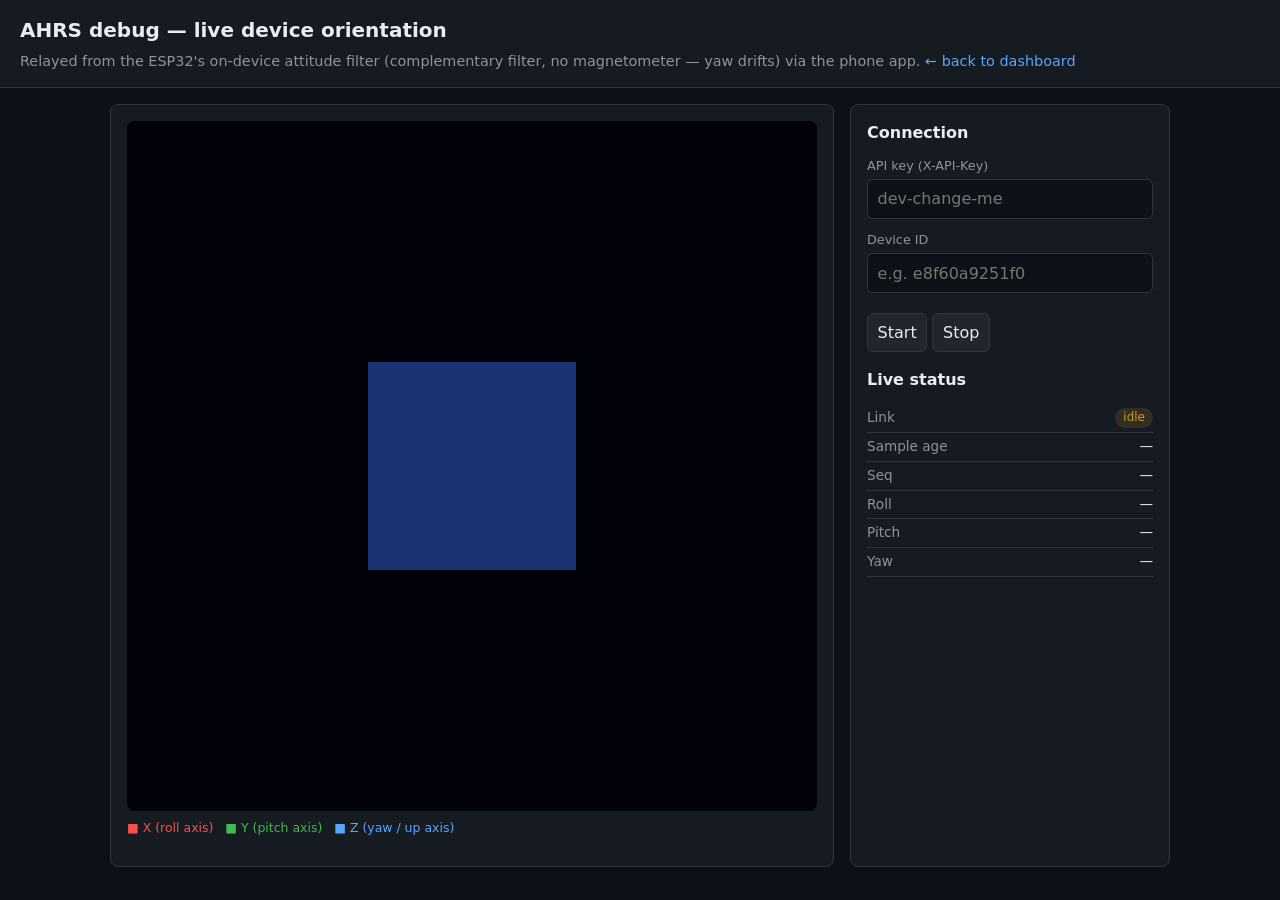
<file: backend/web/ahrs.html>
<!DOCTYPE html>
<html lang="en">
<head>
  <meta charset="utf-8" />
  <meta name="viewport" content="width=device-width, initial-scale=1" />
  <title>Good Vibes — AHRS debug</title>
  <style>
    :root {
      --bg: #0d1117;
      --panel: #161b22;
      --border: #30363d;
      --text: #e6edf3;
      --muted: #8b949e;
      --ok: #3fb950;
      --warn: #d29922;
      --alert: #f85149;
      --accent: #58a6ff;
    }
    * { box-sizing: border-box; }
    body {
      margin: 0;
      font-family: system-ui, sans-serif;
      background: var(--bg);
      color: var(--text);
      line-height: 1.45;
    }
    header { padding: 1rem 1.25rem; border-bottom: 1px solid var(--border); background: var(--panel); }
    header h1 { margin: 0; font-size: 1.25rem; font-weight: 600; }
    header p { margin: 0.35rem 0 0; color: var(--muted); font-size: 0.9rem; }
    header a { color: var(--accent); text-decoration: none; }
    main { max-width: 1100px; margin: 0 auto; padding: 1rem 1.25rem 2rem; }
    .grid { display: grid; gap: 1rem; grid-template-columns: 1fr 320px; }
    @media (max-width: 800px) { .grid { grid-template-columns: 1fr; } }
    .card { background: var(--panel); border: 1px solid var(--border); border-radius: 8px; padding: 1rem; }
    .card h2 { margin: 0 0 0.75rem; font-size: 1rem; }
    label { display: block; font-size: 0.8rem; color: var(--muted); margin-bottom: 0.25rem; }
    input, select, button {
      font: inherit;
      border-radius: 6px;
      border: 1px solid var(--border);
      background: var(--bg);
      color: var(--text);
      padding: 0.45rem 0.6rem;
    }
    input { width: 100%; }
    button { cursor: pointer; background: #21262d; margin-top: 0.5rem; }
    button:hover { border-color: var(--accent); }
    .row { display: flex; gap: 0.5rem; flex-wrap: wrap; align-items: end; margin-bottom: 0.75rem; }
    .row > * { flex: 1; min-width: 140px; }
    #glCanvas { width: 100%; aspect-ratio: 1 / 1; background: #010409; border-radius: 8px; display: block; }
    .stat { display: flex; justify-content: space-between; padding: 0.25rem 0; border-bottom: 1px solid var(--border); font-size: 0.85rem; }
    .stat span:first-child { color: var(--muted); }
    .badge { display: inline-block; padding: 0.1rem 0.5rem; border-radius: 999px; font-size: 0.75rem; }
    .badge.ok { background: rgba(63,185,80,0.15); color: var(--ok); }
    .badge.warn { background: rgba(210,153,34,0.15); color: var(--warn); }
    .badge.alert { background: rgba(248,81,73,0.15); color: var(--alert); }
    .legend { font-size: 0.78rem; color: var(--muted); margin-top: 0.5rem; }
    .legend span.x { color: #f85149; }
    .legend span.y { color: #3fb950; }
    .legend span.z { color: #58a6ff; }
  </style>
</head>
<body>
  <header>
    <h1>AHRS debug — live device orientation</h1>
    <p>Relayed from the ESP32's on-device attitude filter (complementary filter, no magnetometer — yaw drifts) via the phone app. <a href="./">&larr; back to dashboard</a></p>
  </header>
  <main>
    <div class="grid">
      <div class="card">
        <canvas id="glCanvas" width="600" height="600"></canvas>
        <p class="legend"><span class="x">&#9632; X (roll axis)</span> &nbsp; <span class="y">&#9632; Y (pitch axis)</span> &nbsp; <span class="z">&#9632; Z (yaw / up axis)</span></p>
      </div>
      <div class="card">
        <h2>Connection</h2>
        <div class="row">
          <div>
            <label for="apiKey">API key (X-API-Key)</label>
            <input id="apiKey" type="text" placeholder="dev-change-me" />
          </div>
        </div>
        <div class="row">
          <div>
            <label for="deviceId">Device ID</label>
            <input id="deviceId" type="text" placeholder="e.g. e8f60a9251f0" />
          </div>
        </div>
        <button type="button" id="startBtn">Start</button>
        <button type="button" id="stopBtn">Stop</button>
        <h2 style="margin-top:1rem;">Live status</h2>
        <div class="stat"><span>Link</span><span id="statLink" class="badge warn">idle</span></div>
        <div class="stat"><span>Sample age</span><span id="statAge">—</span></div>
        <div class="stat"><span>Seq</span><span id="statSeq">—</span></div>
        <div class="stat"><span>Roll</span><span id="statRoll">—</span></div>
        <div class="stat"><span>Pitch</span><span id="statPitch">—</span></div>
        <div class="stat"><span>Yaw</span><span id="statYaw">—</span></div>
      </div>
    </div>
  </main>
  <script id="demo-hints" type="application/json">__DEMO_HINTS_JSON__</script>
  <script>
    const API = '/app/good_vibes/v1';
    const $ = (id) => document.getElementById(id);
    const DEMO = (() => {
      try { return JSON.parse(document.getElementById('demo-hints').textContent || '{}'); }
      catch { return {}; }
    })();

    function loadSettings() {
      $('apiKey').value = localStorage.getItem('gv_api_key') || DEMO.api_key || '';
      $('deviceId').value = localStorage.getItem('gv_device_id') || '';
    }
    function saveSettings() {
      localStorage.setItem('gv_api_key', $('apiKey').value.trim());
      localStorage.setItem('gv_device_id', $('deviceId').value.trim());
    }

    // ---- WebGL: a simple axis-colored cube rotated by the latest AHRS rotation matrix ----
    const canvas = $('glCanvas');
    const gl = canvas.getContext('webgl');
    let program, matLoc, posLoc, colLoc, vbo, vertexCount;
    let currentRot = [1,0,0, 0,1,0, 0,0,1]; // row-major 3x3, identity until first sample

    function compileShader(src, type) {
      const sh = gl.createShader(type);
      gl.shaderSource(sh, src);
      gl.compileShader(sh);
      if (!gl.getShaderParameter(sh, gl.COMPILE_STATUS)) {
        throw new Error(gl.getShaderInfoLog(sh));
      }
      return sh;
    }

    function initGl() {
      const vsSrc = `
        attribute vec3 aPos;
        attribute vec3 aCol;
        uniform mat3 uRot;
        varying vec3 vCol;
        void main() {
          vec3 p = uRot * aPos;
          // simple orthographic-ish perspective: push back on Z, cheap projection
          float z = p.z * 0.35 + 2.2;
          gl_Position = vec4(p.x / z, p.y / z, p.z * 0.2, 1.0);
          vCol = aCol;
        }`;
      const fsSrc = `
        precision mediump float;
        varying vec3 vCol;
        void main() { gl_FragColor = vec4(vCol, 1.0); }`;
      program = gl.createProgram();
      gl.attachShader(program, compileShader(vsSrc, gl.VERTEX_SHADER));
      gl.attachShader(program, compileShader(fsSrc, gl.FRAGMENT_SHADER));
      gl.linkProgram(program);
      if (!gl.getProgramParameter(program, gl.LINK_STATUS)) {
        throw new Error(gl.getProgramInfoLog(program));
      }
      gl.useProgram(program);
      posLoc = gl.getAttribLocation(program, 'aPos');
      colLoc = gl.getAttribLocation(program, 'aCol');
      matLoc = gl.getUniformLocation(program, 'uRot');

      // Cube: half-size 0.6, one face color per side so orientation is unambiguous.
      // Faces: +X red, -X dark red, +Y green, -Y dark green, +Z blue, -Z dark blue.
      const s = 0.6;
      const faces = [
        // [nx,ny,nz], color
        [[ s,-s,-s],[ s, s,-s],[ s, s, s],[ s,-s,-s],[ s, s, s],[ s,-s, s]], [0.97,0.32,0.29], // +X
        [[-s,-s, s],[-s, s, s],[-s, s,-s],[-s,-s, s],[-s, s,-s],[-s,-s,-s]], [0.45,0.12,0.10], // -X
        [[-s, s,-s],[-s, s, s],[ s, s, s],[-s, s,-s],[ s, s, s],[ s, s,-s]], [0.25,0.73,0.31], // +Y
        [[-s,-s, s],[-s,-s,-s],[ s,-s,-s],[-s,-s, s],[ s,-s,-s],[ s,-s, s]], [0.10,0.30,0.12], // -Y
        [[-s,-s, s],[ s,-s, s],[ s, s, s],[-s,-s, s],[ s, s, s],[-s, s, s]], [0.35,0.65,1.00], // +Z (device "up"/top)
        [[ s,-s,-s],[-s,-s,-s],[-s, s,-s],[ s,-s,-s],[-s, s,-s],[ s, s,-s]], [0.10,0.20,0.45], // -Z
      ];
      const verts = [];
      for (let i = 0; i < faces.length; i += 2) {
        const pts = faces[i];
        const col = faces[i + 1];
        for (const p of pts) verts.push(p[0], p[1], p[2], col[0], col[1], col[2]);
      }
      vertexCount = verts.length / 6;
      vbo = gl.createBuffer();
      gl.bindBuffer(gl.ARRAY_BUFFER, vbo);
      gl.bufferData(gl.ARRAY_BUFFER, new Float32Array(verts), gl.STATIC_DRAW);
      gl.enable(gl.DEPTH_TEST);
    }

    function render() {
      const dpr = Math.min(window.devicePixelRatio || 1, 2);
      const w = canvas.clientWidth * dpr, h = canvas.clientHeight * dpr;
      if (canvas.width !== w || canvas.height !== h) { canvas.width = w; canvas.height = h; }
      gl.viewport(0, 0, canvas.width, canvas.height);
      gl.clearColor(0.004, 0.008, 0.035, 1);
      gl.clear(gl.COLOR_BUFFER_BIT | gl.DEPTH_BUFFER_BIT);

      gl.bindBuffer(gl.ARRAY_BUFFER, vbo);
      const stride = 6 * 4;
      gl.enableVertexAttribArray(posLoc);
      gl.vertexAttribPointer(posLoc, 3, gl.FLOAT, false, stride, 0);
      gl.enableVertexAttribArray(colLoc);
      gl.vertexAttribPointer(colLoc, 3, gl.FLOAT, false, stride, 3 * 4);

      // Firmware rotation matrix is row-major (attitude.c's mat3); WebGL mat3 uniforms are
      // column-major, so transpose on upload.
      const r = currentRot;
      const colMajor = [r[0], r[3], r[6], r[1], r[4], r[7], r[2], r[5], r[8]];
      gl.uniformMatrix3fv(matLoc, false, colMajor);
      gl.drawArrays(gl.TRIANGLES, 0, vertexCount);
      requestAnimationFrame(render);
    }

    // ---- Polling loop ----
    let pollTimer = null;
    let lastRecvMs = 0;

    function setLink(cls, text) {
      const el = $('statLink');
      el.className = 'badge ' + cls;
      el.textContent = text;
    }

    function rad2deg(r) { return r * 180 / Math.PI; }

    /** Extract roll/pitch/yaw (deg) from the row-major rotation matrix for the readout —
     *  purely a display convenience; the cube itself renders the matrix directly. */
    function eulerFromRot(r) {
      const pitch = Math.asin(Math.max(-1, Math.min(1, -r[6])));
      const roll = Math.atan2(r[7], r[8]);
      const yaw = Math.atan2(r[3], r[0]);
      return [rad2deg(roll), rad2deg(pitch), rad2deg(yaw)];
    }

    async function pollOnce() {
      const key = $('apiKey').value.trim();
      const device = $('deviceId').value.trim();
      if (!key || !device) { setLink('warn', 'need key + device id'); return; }
      try {
        const res = await fetch(`${API}/ahrs/${encodeURIComponent(device)}/latest`, {
          headers: { 'X-API-Key': key },
        });
        if (res.status === 404) { setLink('warn', 'no sample yet'); return; }
        if (!res.ok) { setLink('alert', 'HTTP ' + res.status); return; }
        const sample = await res.json();
        currentRot = sample.rot;
        lastRecvMs = Date.now();
        setLink('ok', 'live');
        $('statSeq').textContent = sample.seq;
        const [roll, pitch, yaw] = eulerFromRot(sample.rot);
        $('statRoll').textContent = roll.toFixed(1) + '\u00b0';
        $('statPitch').textContent = pitch.toFixed(1) + '\u00b0';
        $('statYaw').textContent = yaw.toFixed(1) + '\u00b0';
      } catch (e) {
        setLink('alert', 'fetch failed');
      }
    }

    function tickAge() {
      if (!lastRecvMs) { $('statAge').textContent = '—'; return; }
      const ageMs = Date.now() - lastRecvMs;
      $('statAge').textContent = (ageMs / 1000).toFixed(1) + 's';
      if (ageMs > 5000) setLink('alert', 'stale');
    }

    $('startBtn').addEventListener('click', () => {
      saveSettings();
      if (pollTimer) return;
      pollOnce();
      pollTimer = setInterval(pollOnce, 200);
      setInterval(tickAge, 500);
    });
    $('stopBtn').addEventListener('click', () => {
      if (pollTimer) { clearInterval(pollTimer); pollTimer = null; }
      setLink('warn', 'stopped');
    });

    loadSettings();
    initGl();
    requestAnimationFrame(render);
  </script>
</body>
</html>
</file>
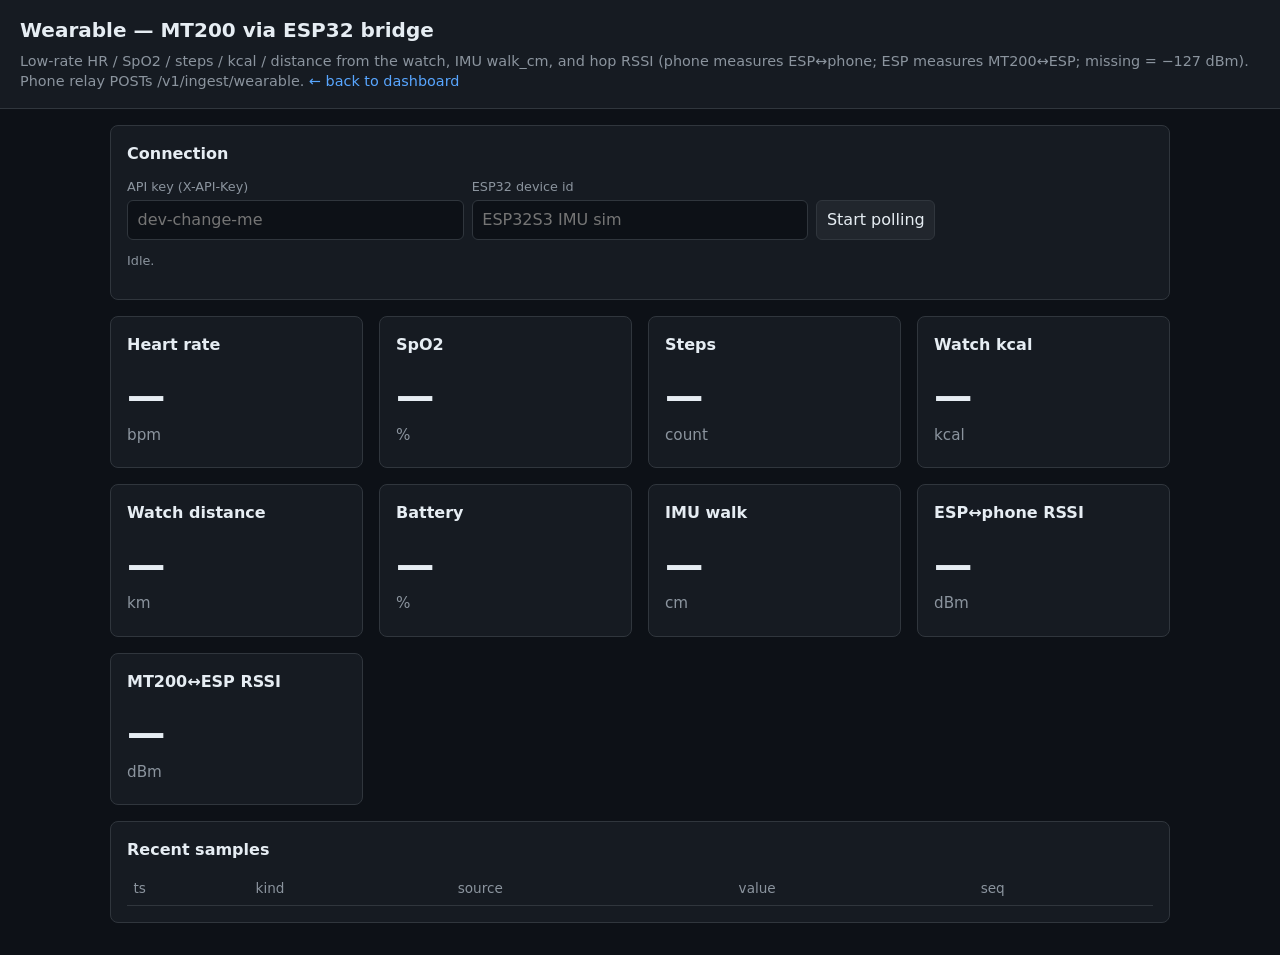
<file: backend/web/wearable.html>
<!DOCTYPE html>
<html lang="en">
<head>
  <meta charset="utf-8" />
  <meta name="viewport" content="width=device-width, initial-scale=1" />
  <title>Good Vibes — Wearable (MT200)</title>
  <style>
    :root {
      --bg: #0d1117;
      --panel: #161b22;
      --border: #30363d;
      --text: #e6edf3;
      --muted: #8b949e;
      --ok: #3fb950;
      --accent: #58a6ff;
    }
    * { box-sizing: border-box; }
    body {
      margin: 0;
      font-family: system-ui, sans-serif;
      background: var(--bg);
      color: var(--text);
      line-height: 1.45;
    }
    header { padding: 1rem 1.25rem; border-bottom: 1px solid var(--border); background: var(--panel); }
    header h1 { margin: 0; font-size: 1.25rem; font-weight: 600; }
    header p { margin: 0.35rem 0 0; color: var(--muted); font-size: 0.9rem; }
    header a { color: var(--accent); text-decoration: none; }
    main { max-width: 1100px; margin: 0 auto; padding: 1rem 1.25rem 2rem; }
    .grid { display: grid; gap: 1rem; grid-template-columns: repeat(auto-fit, minmax(220px, 1fr)); }
    .card { background: var(--panel); border: 1px solid var(--border); border-radius: 8px; padding: 1rem; }
    .card h2 { margin: 0 0 0.75rem; font-size: 1rem; }
    .stat-value { font-size: 2.4rem; font-weight: 650; letter-spacing: -0.03em; }
    .stat-unit { color: var(--muted); font-size: 0.95rem; }
    .stat-meta { color: var(--muted); font-size: 0.8rem; margin-top: 0.35rem; }
    label { display: block; font-size: 0.8rem; color: var(--muted); margin-bottom: 0.25rem; }
    input, button {
      font: inherit;
      border-radius: 6px;
      border: 1px solid var(--border);
      background: var(--bg);
      color: var(--text);
      padding: 0.45rem 0.6rem;
    }
    input { width: 100%; }
    button { cursor: pointer; background: #21262d; margin-top: 0.5rem; }
    button:hover { border-color: var(--accent); }
    .row { display: flex; gap: 0.5rem; flex-wrap: wrap; align-items: end; margin-bottom: 0.75rem; }
    .row > * { flex: 1; min-width: 140px; }
    table { width: 100%; border-collapse: collapse; font-size: 0.85rem; }
    th, td { text-align: left; padding: 0.35rem 0.4rem; border-bottom: 1px solid var(--border); }
    th { color: var(--muted); font-weight: 500; }
    .err { color: #f85149; font-size: 0.85rem; }
    .ok { color: var(--ok); }
  </style>
</head>
<body>
  <header>
    <h1>Wearable — MT200 via ESP32 bridge</h1>
    <p>Low-rate HR / SpO2 / steps / kcal / distance from the watch, IMU walk_cm, and hop RSSI (phone measures ESP↔phone; ESP measures MT200↔ESP; missing = −127 dBm). Phone relay POSTs /v1/ingest/wearable. <a href="./">&larr; back to dashboard</a></p>
  </header>
  <main>
    <section class="card" style="margin-bottom:1rem">
      <h2>Connection</h2>
      <div class="row">
        <div>
          <label for="apiKey">API key (X-API-Key)</label>
          <input id="apiKey" type="text" placeholder="dev-change-me" />
        </div>
        <div>
          <label for="deviceId">ESP32 device id</label>
          <input id="deviceId" type="text" placeholder="ESP32S3 IMU sim" />
        </div>
        <div>
          <button type="button" id="pollBtn">Start polling</button>
        </div>
      </div>
      <p id="status" class="stat-meta">Idle.</p>
    </section>
    <div class="grid" style="margin-bottom:1rem">
      <div class="card">
        <h2>Heart rate</h2>
        <div class="stat-value" id="hrVal">—</div>
        <div class="stat-unit">bpm</div>
        <div class="stat-meta" id="hrMeta"></div>
      </div>
      <div class="card">
        <h2>SpO2</h2>
        <div class="stat-value" id="spo2Val">—</div>
        <div class="stat-unit">%</div>
        <div class="stat-meta" id="spo2Meta"></div>
      </div>
      <div class="card">
        <h2>Steps</h2>
        <div class="stat-value" id="stepsVal">—</div>
        <div class="stat-unit">count</div>
        <div class="stat-meta" id="stepsMeta"></div>
      </div>
      <div class="card">
        <h2>Watch kcal</h2>
        <div class="stat-value" id="kcalVal">—</div>
        <div class="stat-unit">kcal</div>
        <div class="stat-meta" id="kcalMeta"></div>
      </div>
      <div class="card">
        <h2>Watch distance</h2>
        <div class="stat-value" id="distVal">—</div>
        <div class="stat-unit">km</div>
        <div class="stat-meta" id="distMeta"></div>
      </div>
      <div class="card">
        <h2>Battery</h2>
        <div class="stat-value" id="batVal">—</div>
        <div class="stat-unit">%</div>
        <div class="stat-meta" id="batMeta"></div>
      </div>
      <div class="card">
        <h2>IMU walk</h2>
        <div class="stat-value" id="walkVal">—</div>
        <div class="stat-unit">cm</div>
        <div class="stat-meta" id="walkMeta"></div>
      </div>
      <div class="card">
        <h2>ESP↔phone RSSI</h2>
        <div class="stat-value" id="rssiEspVal">—</div>
        <div class="stat-unit">dBm</div>
        <div class="stat-meta" id="rssiEspMeta"></div>
      </div>
      <div class="card">
        <h2>MT200↔ESP RSSI</h2>
        <div class="stat-value" id="rssiMtVal">—</div>
        <div class="stat-unit">dBm</div>
        <div class="stat-meta" id="rssiMtMeta"></div>
      </div>
    </div>
    <section class="card">
      <h2>Recent samples</h2>
      <table>
        <thead>
          <tr><th>ts</th><th>kind</th><th>source</th><th>value</th><th>seq</th></tr>
        </thead>
        <tbody id="rows"></tbody>
      </table>
    </section>
  </main>
  <script>
    const HINTS = __DEMO_HINTS_JSON__;
    const API = '/app/good_vibes/v1';

    const $ = (id) => document.getElementById(id);
    if (HINTS && HINTS.api_key && !$("apiKey").value) $("apiKey").value = HINTS.api_key;

    let timer = null;

    function headers() {
      return { "X-API-Key": $("apiKey").value.trim() };
    }

    function setKind(kind, valId, metaId, suffix, scale, digits) {
      const latest = window._kinds && window._kinds[kind];
      if (!latest) {
        $(valId).textContent = "—";
        $(metaId).textContent = "";
        return;
      }
      let v = latest.value;
      if (v !== null && v !== undefined && scale) v = v / scale;
      if (v === null || v === undefined) {
        $(valId).textContent = "—";
      } else if (digits != null) {
        $(valId).textContent = Number(v).toFixed(digits);
      } else {
        $(valId).textContent = String(v);
      }
      const ageMs = Math.max(0, Date.now() - latest.ts_ms);
      const pad = (n) => String(n).padStart(2, "0");
      let ageStr;
      let s = Math.round(ageMs / 1000);
      if (s < 60) ageStr = s + "s";
      else {
        const days = Math.floor(s / 86400); s %= 86400;
        const h = Math.floor(s / 3600); s %= 3600;
        const m = Math.floor(s / 60); const sec = s % 60;
        if (days > 0) ageStr = `${days}d ${h}:${pad(m)}:${pad(sec)}`;
        else if (h > 0) ageStr = `${h}:${pad(m)}:${pad(sec)}`;
        else ageStr = `${m}:${pad(sec)}`;
      }
      $(metaId).textContent = `${latest.source} · ${ageStr} ago${suffix || ""}`;
    }

    async function tick() {
      const device = $("deviceId").value.trim();
      if (!device) {
        $("status").textContent = "Set a device id.";
        return;
      }
      try {
        const latestRes = await fetch(`${API}/wearable/${encodeURIComponent(device)}/latest`, { headers: headers() });
        if (latestRes.status === 404) {
          $("status").textContent = "No wearable samples yet — POST /v1/ingest/wearable or wait for the phone relay.";
          return;
        }
        if (!latestRes.ok) throw new Error(`latest HTTP ${latestRes.status}`);
        const latest = await latestRes.json();
        window._kinds = latest.kinds || {};
        setKind("hr", "hrVal", "hrMeta", "");
        setKind("spo2", "spo2Val", "spo2Meta", "");
        setKind("steps", "stepsVal", "stepsMeta", "");
        setKind("kcal_x10", "kcalVal", "kcalMeta", "", 10, 1);
        {
          const steps = window._kinds.steps;
          const unitEl = $("distVal").parentElement.querySelector(".stat-unit");
          if (steps && steps.value != null) {
            const h = 170;
            let stride;
            if (h < 155) stride = (h * 20) / 42 / 100;
            else if (h < 174) stride = (h * 13) / 28 / 100;
            else stride = (h * 19) / 42 / 100;
            const km = (Number(steps.value) * stride) / 1000;
            $("distVal").textContent = km.toFixed(2);
            if (unitEl) unitEl.textContent = "km";
            let s = Math.max(0, Math.round((Date.now() - steps.ts_ms) / 1000));
            let ageStr;
            if (s < 60) ageStr = s + "s";
            else {
              const pad = (n) => String(n).padStart(2, "0");
              const days = Math.floor(s / 86400); s %= 86400;
              const h = Math.floor(s / 3600); s %= 3600;
              const m = Math.floor(s / 60); const sec = s % 60;
              if (days > 0) ageStr = `${days}d ${h}:${pad(m)}:${pad(sec)}`;
              else if (h > 0) ageStr = `${h}:${pad(m)}:${pad(sec)}`;
              else ageStr = `${m}:${pad(sec)}`;
            }
            const raw = window._kinds.distance_mm && window._kinds.distance_mm.value != null
              ? ` · sport ${(Number(window._kinds.distance_mm.value) / 1000).toFixed(2)} m`
              : "";
            $("distMeta").textContent = `est. from steps · ${ageStr} ago${raw}`;
          } else {
            setKind("distance_mm", "distVal", "distMeta", "", 1000, 2);
            if (unitEl) unitEl.textContent = "m";
          }
        }
        setKind("battery_pct", "batVal", "batMeta", "");
        setKind("walk_cm", "walkVal", "walkMeta", "");
        setKind("rssi_esp", "rssiEspVal", "rssiEspMeta", "");
        setKind("rssi_mt200", "rssiMtVal", "rssiMtMeta", "");
        $("status").innerHTML = `<span class="ok">live</span> · recv ${new Date(latest.recv_ms).toLocaleTimeString()}`;

        const histRes = await fetch(`${API}/wearable/${encodeURIComponent(device)}/samples?limit=40`, { headers: headers() });
        if (histRes.ok) {
          const rows = await histRes.json();
          $("rows").innerHTML = rows.map((r) => {
            const t = new Date(r.ts_ms).toLocaleTimeString();
            return `<tr><td>${t}</td><td>${r.kind}</td><td>${r.source}</td><td>${r.value ?? ""}</td><td>${r.seq}</td></tr>`;
          }).join("");
        }
      } catch (err) {
        $("status").innerHTML = `<span class="err">${err}</span>`;
      }
    }

    $("pollBtn").addEventListener("click", () => {
      if (timer) clearInterval(timer);
      tick();
      timer = setInterval(tick, 2000);
      $("pollBtn").textContent = "Polling…";
    });
  </script>
</body>
</html>
</file>
